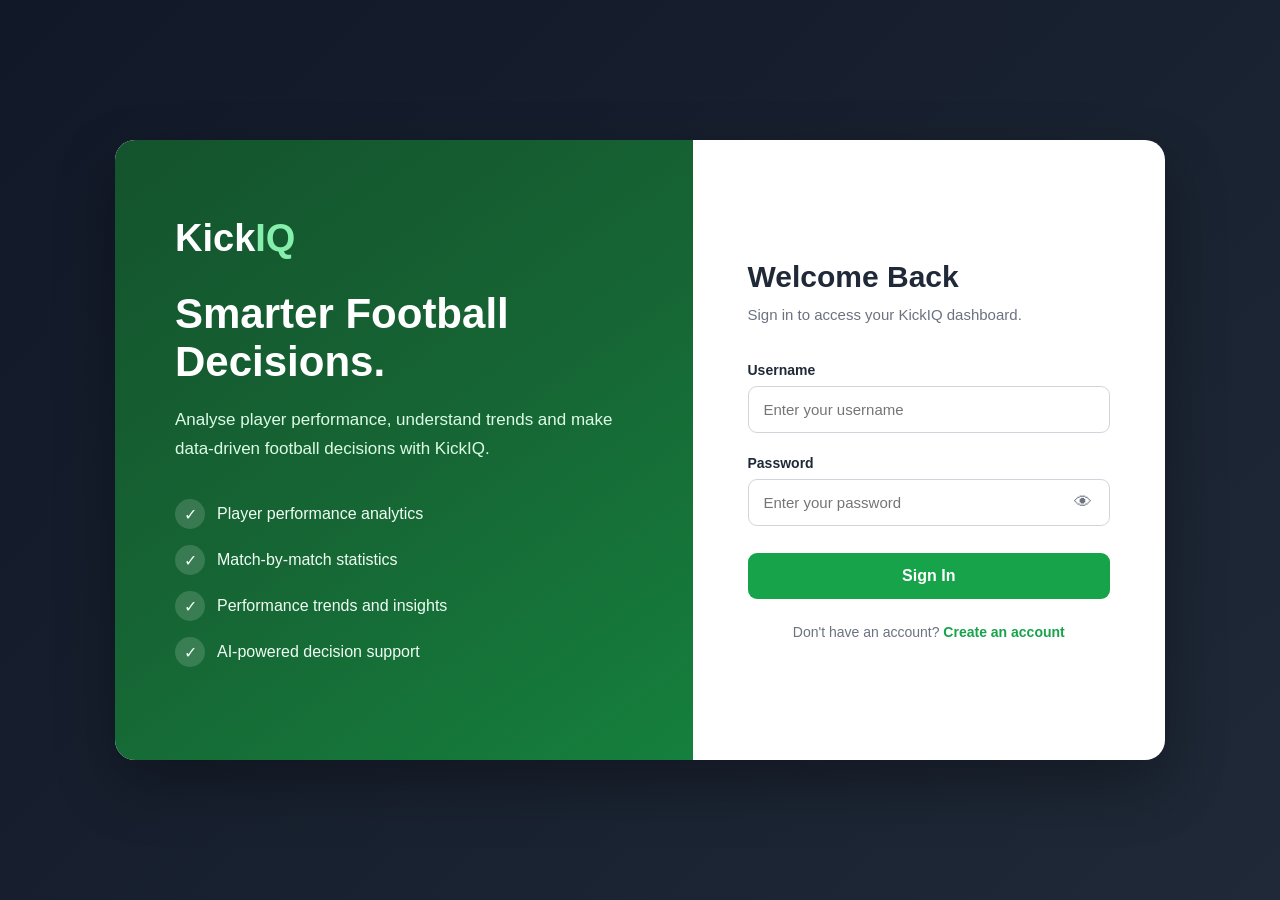
<file: core/templates/core/login.html>
<!DOCTYPE html>
<html lang="en">

<head>

    <meta charset="UTF-8">

    <meta name="viewport" content="width=device-width, initial-scale=1.0">

    <title>KickIQ | Login</title>


    <style>

        /* ==================================
           GLOBAL
        ================================== */

        * {
            margin: 0;
            padding: 0;
            box-sizing: border-box;
        }


        body {

            font-family:
                Arial,
                Helvetica,
                sans-serif;

            min-height: 100vh;

            background:
                linear-gradient(
                    135deg,
                    #111827,
                    #1f2937
                );

            display: flex;

            align-items: center;

            justify-content: center;

            color: #1f2937;
        }


        /* ==================================
           MAIN CONTAINER
        ================================== */

        .login-container {

            width: 100%;

            max-width: 1050px;

            min-height: 620px;

            margin: 25px;

            display: grid;

            grid-template-columns:
                1.1fr 0.9fr;

            background: white;

            border-radius: 20px;

            overflow: hidden;

            box-shadow:
                0 25px 60px
                rgba(0, 0, 0, 0.3);
        }


        /* ==================================
           LEFT INFORMATION PANEL
        ================================== */

        .login-info {

            background:
                linear-gradient(
                    145deg,
                    #14532d,
                    #166534,
                    #15803d
                );

            color: white;

            padding: 60px;

            display: flex;

            flex-direction: column;

            justify-content: center;
        }


        /* ==================================
           LOGO
        ================================== */

        .logo {

            font-size: 38px;

            font-weight: bold;

            margin-bottom: 30px;
        }


        .logo span {

            color: #86efac;
        }


        /* ==================================
           LEFT HEADING
        ================================== */

        .login-info h1 {

            font-size: 42px;

            line-height: 1.15;

            margin-bottom: 20px;
        }


        .login-info p {

            color: #dcfce7;

            font-size: 17px;

            line-height: 1.7;

            max-width: 450px;
        }


        /* ==================================
           FEATURE LIST
        ================================== */

        .feature-list {

            margin-top: 35px;

            list-style: none;
        }


        .feature-list li {

            margin-bottom: 16px;

            display: flex;

            align-items: center;

            gap: 12px;

            color: #f0fdf4;
        }


        .feature-icon {

            width: 30px;

            height: 30px;

            border-radius: 50%;

            background:
                rgba(
                    255,
                    255,
                    255,
                    0.15
                );

            display: flex;

            align-items: center;

            justify-content: center;
        }


        /* ==================================
           RIGHT LOGIN PANEL
        ================================== */

        .login-form-container {

            padding: 60px 55px;

            display: flex;

            flex-direction: column;

            justify-content: center;
        }


        .login-form-container h2 {

            font-size: 30px;

            margin-bottom: 10px;
        }


        .subtitle {

            color: #6b7280;

            margin-bottom: 35px;

            font-size: 15px;

            line-height: 1.5;
        }


        /* ==================================
           FORM
        ================================== */

        .form-group {

            margin-bottom: 22px;
        }


        .form-group label {

            display: block;

            font-size: 14px;

            font-weight: bold;

            margin-bottom: 8px;
        }


        .form-group input {

            width: 100%;

            padding: 14px 15px;

            border:
                1px solid #d1d5db;

            border-radius: 9px;

            font-size: 15px;

            outline: none;

            transition: 0.2s;
        }


        .form-group input:focus {

            border-color: #16a34a;

            box-shadow:
                0 0 0 3px
                rgba(
                    22,
                    163,
                    74,
                    0.12
                );
        }


        /* ==================================
           PASSWORD
        ================================== */

        .password-wrapper {

            position: relative;
        }


        .password-wrapper input {

            padding-right: 50px;
        }


        .toggle-password {

            position: absolute;

            right: 14px;

            top: 50%;

            transform:
                translateY(-50%);

            border: none;

            background: transparent;

            cursor: pointer;

            font-size: 18px;

            color: #6b7280;

            padding: 4px;
        }


        .toggle-password:hover {

            color: #374151;
        }


        /* ==================================
           LOGIN BUTTON
        ================================== */

        .login-button {

            width: 100%;

            padding: 14px;

            margin-top: 5px;

            border: none;

            border-radius: 9px;

            background: #16a34a;

            color: white;

            font-size: 16px;

            font-weight: bold;

            cursor: pointer;

            transition: 0.2s;
        }


        .login-button:hover {

            background: #15803d;
        }


        .login-button:disabled {

            background: #86efac;

            cursor: not-allowed;
        }


        /* ==================================
           STATUS MESSAGE
        ================================== */

        .message {

            display: none;

            padding: 12px 14px;

            border-radius: 8px;

            margin-bottom: 20px;

            font-size: 14px;

            line-height: 1.5;
        }


        .message.error {

            display: block;

            background: #fee2e2;

            color: #991b1b;
        }


        .message.success {

            display: block;

            background: #dcfce7;

            color: #166534;
        }


        /* ==================================
           REGISTER
        ================================== */

        .register-text {

            text-align: center;

            margin-top: 25px;

            color: #6b7280;

            font-size: 14px;
        }


        .register-text a {

            color: #16a34a;

            font-weight: bold;

            text-decoration: none;
        }


        .register-text a:hover {

            text-decoration: underline;
        }


        /* ==================================
           RESPONSIVE
        ================================== */

        @media (max-width: 800px) {

            .login-container {

                grid-template-columns: 1fr;

                max-width: 500px;

                min-height: auto;
            }


            .login-info {

                display: none;
            }


            .login-form-container {

                padding: 45px 35px;
            }
        }


        @media (max-width: 450px) {

            .login-container {

                margin: 15px;

                border-radius: 15px;
            }


            .login-form-container {

                padding: 35px 25px;
            }


            .login-form-container h2 {

                font-size: 26px;
            }
        }


        @media (max-width: 350px) {

            .login-container {

                margin: 10px;
            }


            .login-form-container {

                padding: 30px 20px;
            }
        }

    </style>

</head>


<body>


    <!-- ==================================
         MAIN LOGIN CONTAINER
    ================================== -->

    <div class="login-container">


        <!-- ==================================
             LEFT INFORMATION PANEL
        ================================== -->

        <div class="login-info">


            <div class="logo">

                Kick<span>IQ</span>

            </div>


            <h1>

                Smarter Football
                Decisions.

            </h1>


            <p>

                Analyse player performance,
                understand trends and make
                data-driven football decisions
                with KickIQ.

            </p>


            <ul class="feature-list">


                <li>

                    <span class="feature-icon">
                        ✓
                    </span>

                    Player performance analytics

                </li>


                <li>

                    <span class="feature-icon">
                        ✓
                    </span>

                    Match-by-match statistics

                </li>


                <li>

                    <span class="feature-icon">
                        ✓
                    </span>

                    Performance trends and insights

                </li>


                <li>

                    <span class="feature-icon">
                        ✓
                    </span>

                    AI-powered decision support

                </li>


            </ul>


        </div>


        <!-- ==================================
             RIGHT LOGIN FORM
        ================================== -->

        <div class="login-form-container">


            <h2>

                Welcome Back

            </h2>


            <p class="subtitle">

                Sign in to access your KickIQ dashboard.

            </p>


            <!-- ==================================
                 MESSAGE
            ================================== -->

            <div
                id="message"
                class="message"
            ></div>


            <!-- ==================================
                 LOGIN FORM
            ================================== -->

            <form id="loginForm">


                <!-- ==================================
                     USERNAME
                ================================== -->

                <div class="form-group">


                    <label for="username">

                        Username

                    </label>


                    <input
                        type="text"
                        id="username"
                        name="username"
                        placeholder="Enter your username"
                        autocomplete="username"
                        required
                    >


                </div>


                <!-- ==================================
                     PASSWORD
                ================================== -->

                <div class="form-group">


                    <label for="password">

                        Password

                    </label>


                    <div class="password-wrapper">


                        <input
                            type="password"
                            id="password"
                            name="password"
                            placeholder="Enter your password"
                            autocomplete="current-password"
                            required
                        >


                        <button
                            type="button"
                            class="toggle-password"
                            id="togglePasswordButton"
                            onclick="togglePassword()"
                            aria-label="Show password"
                        >

                            👁

                        </button>


                    </div>


                </div>


                <!-- ==================================
                     LOGIN BUTTON
                ================================== -->

                <button
                    type="submit"
                    class="login-button"
                    id="loginButton"
                >

                    Sign In

                </button>


            </form>


            <!-- ==================================
                 REGISTER
            ================================== -->

            <div class="register-text">


                Don't have an account?


                <a href="/register/">

                    Create an account

                </a>


            </div>


        </div>

    </div>


    <!-- ==================================
         JAVASCRIPT
    ================================== -->

    <script>


        /* ==================================
           PASSWORD VISIBILITY
        ================================== */

        function togglePassword() {


            const password =
                document.getElementById(
                    "password"
                );


            const button =
                document.getElementById(
                    "togglePasswordButton"
                );


            if (
                password.type === "password"
            ) {


                password.type = "text";


                button.textContent = "🙈";


                button.setAttribute(
                    "aria-label",
                    "Hide password"
                );


            } else {


                password.type = "password";


                button.textContent = "👁";


                button.setAttribute(
                    "aria-label",
                    "Show password"
                );

            }

        }


        /* ==================================
           SHOW MESSAGE
        ================================== */

        function showMessage(
            message,
            type
        ) {


            const element =
                document.getElementById(
                    "message"
                );


            element.textContent =
                message;


            element.className =
                `message ${type}`;

        }


        /* ==================================
           LOGIN FORM
        ================================== */

        document
            .getElementById("loginForm")
            .addEventListener(
                "submit",
                async function(event) {


                    event.preventDefault();


                    /* ------------------------------
                       GET FORM VALUES
                    ------------------------------ */

                    const username =
                        document
                            .getElementById(
                                "username"
                            )
                            .value
                            .trim();


                    const password =
                        document
                            .getElementById(
                                "password"
                            )
                            .value;


                    const loginButton =
                        document.getElementById(
                            "loginButton"
                        );


                    /* ------------------------------
                       CLIENT-SIDE VALIDATION
                    ------------------------------ */

                    if (!username) {


                        showMessage(
                            "Please enter your username.",
                            "error"
                        );


                        return;

                    }


                    if (!password) {


                        showMessage(
                            "Please enter your password.",
                            "error"
                        );


                        return;

                    }


                    /* ------------------------------
                       DISABLE BUTTON
                    ------------------------------ */

                    loginButton.disabled =
                        true;


                    loginButton.textContent =
                        "Signing in...";


                    /* Clear previous message */

                    document
                        .getElementById("message")
                        .className = "message";


                    try {


                        /* --------------------------
                           CREATE FORM DATA
                        -------------------------- */

                        const formData =
                            new URLSearchParams();


                        formData.append(
                            "username",
                            username
                        );


                        formData.append(
                            "password",
                            password
                        );


                        /* --------------------------
                           SEND LOGIN REQUEST
                        -------------------------- */

                        const response =
                            await fetch(
                                "/api/auth/login/",
                                {

                                    method: "POST",

                                    headers: {

                                        "Content-Type":
                                            "application/x-www-form-urlencoded"

                                    },

                                    body: formData,

                                    credentials:
                                        "same-origin"

                                }
                            );


                        /* --------------------------
                           READ RESPONSE
                        -------------------------- */

                        const data =
                            await response.json();


                        console.log(
                            "Login response:",
                            data
                        );


                        /* --------------------------
                           SUCCESS
                        -------------------------- */

                        if (
                            response.ok &&
                            data.success
                        ) {


                            showMessage(
                                "Login successful. Redirecting...",
                                "success"
                            );


                            /* ----------------------
                               STORE NON-SENSITIVE
                               USER INFORMATION
                            ---------------------- */

                            sessionStorage.setItem(
                                "kickiq_user_id",
                                data.user_id
                            );


                            sessionStorage.setItem(
                                "kickiq_username",
                                data.username
                            );


                            /* ----------------------
                               ROLE-BASED REDIRECT

                               Django decides the
                               user's role.

                               Admin/staff:
                               /admin/

                               Normal user:
                               /dashboard/
                            ---------------------- */

                            setTimeout(
                                function() {


                                    if (
                                        data.redirect_url
                                    ) {


                                        window.location.href =
                                            data.redirect_url;


                                    } else {


                                        /*
                                         * Fallback in case
                                         * redirect_url is
                                         * missing.
                                         */

                                        if (
                                            data.role ===
                                            "admin"
                                        ) {


                                            window.location.href =
                                                "/admin/";


                                        } else {


                                            window.location.href =
                                                "/dashboard/";

                                        }

                                    }

                                },
                                500
                            );


                        } else {


                            /* ----------------------
                               LOGIN FAILED
                            ---------------------- */

                            showMessage(
                                data.message ||
                                "Invalid username or password.",
                                "error"
                            );


                            loginButton.disabled =
                                false;


                            loginButton.textContent =
                                "Sign In";

                        }


                    } catch (error) {


                        /* --------------------------
                           SERVER / NETWORK ERROR
                        -------------------------- */

                        console.error(
                            "Login error:",
                            error
                        );


                        showMessage(
                            "Unable to connect to the server. Please try again.",
                            "error"
                        );


                        loginButton.disabled =
                            false;


                        loginButton.textContent =
                            "Sign In";

                    }

                }
            );

    </script>


</body>

</html>
</file>
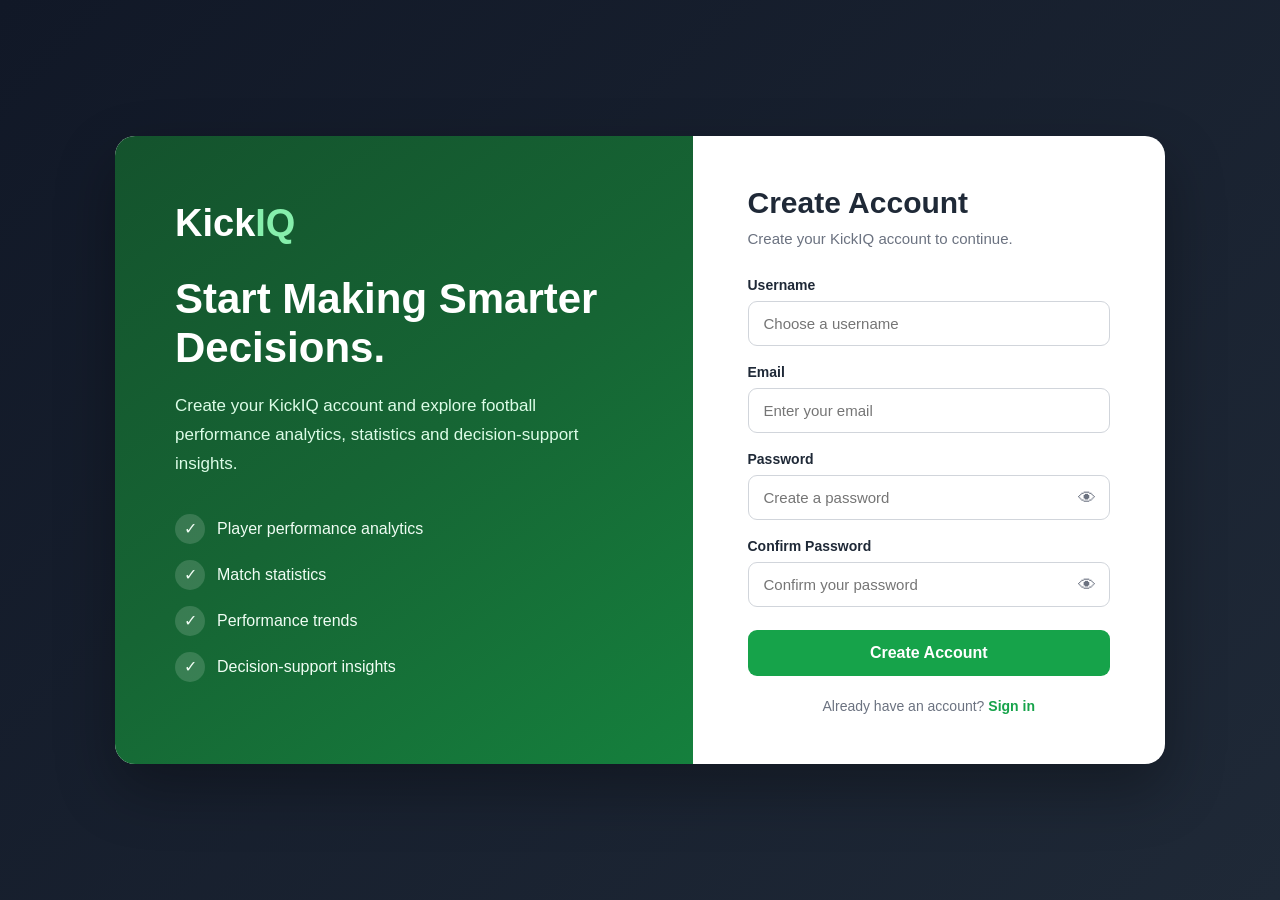
<file: core/templates/core/register.html>
<!DOCTYPE html>
<html lang="en">

<head>

    <meta charset="UTF-8">

    <meta
        name="viewport"
        content="width=device-width, initial-scale=1.0"
    >

    <title>KickIQ | Create Account</title>


    <style>

        * {
            margin: 0;
            padding: 0;
            box-sizing: border-box;
        }


        body {

            font-family:
                Arial,
                Helvetica,
                sans-serif;

            min-height: 100vh;

            background:
                linear-gradient(
                    135deg,
                    #111827,
                    #1f2937
                );

            display: flex;

            align-items: center;

            justify-content: center;

            color: #1f2937;
        }


        .register-container {

            width: 100%;

            max-width: 1050px;

            min-height: 620px;

            margin: 25px;

            display: grid;

            grid-template-columns:
                1.1fr 0.9fr;

            background: white;

            border-radius: 20px;

            overflow: hidden;

            box-shadow:
                0 25px 60px
                rgba(0, 0, 0, 0.3);
        }


        /* ================================
           LEFT PANEL
        ================================= */

        .register-info {

            background:
                linear-gradient(
                    145deg,
                    #14532d,
                    #166534,
                    #15803d
                );

            color: white;

            padding: 60px;

            display: flex;

            flex-direction: column;

            justify-content: center;
        }


        .logo {

            font-size: 38px;

            font-weight: bold;

            margin-bottom: 30px;
        }


        .logo span {

            color: #86efac;
        }


        .register-info h1 {

            font-size: 42px;

            line-height: 1.15;

            margin-bottom: 20px;
        }


        .register-info p {

            color: #dcfce7;

            font-size: 17px;

            line-height: 1.7;

            max-width: 450px;
        }


        .feature-list {

            margin-top: 35px;

            list-style: none;
        }


        .feature-list li {

            margin-bottom: 16px;

            display: flex;

            align-items: center;

            gap: 12px;

            color: #f0fdf4;
        }


        .feature-icon {

            width: 30px;

            height: 30px;

            border-radius: 50%;

            background:
                rgba(255, 255, 255, 0.15);

            display: flex;

            align-items: center;

            justify-content: center;
        }


        /* ================================
           RIGHT PANEL
        ================================= */

        .register-form-container {

            padding: 50px 55px;

            display: flex;

            flex-direction: column;

            justify-content: center;
        }


        .register-form-container h2 {

            font-size: 30px;

            margin-bottom: 10px;
        }


        .subtitle {

            color: #6b7280;

            margin-bottom: 30px;

            font-size: 15px;
        }


        /* ================================
           MESSAGE
        ================================= */

        .message {

            display: none;

            padding: 12px 14px;

            border-radius: 8px;

            margin-bottom: 20px;

            font-size: 14px;
        }


        .message.error {

            display: block;

            background: #fee2e2;

            color: #991b1b;
        }


        .message.success {

            display: block;

            background: #dcfce7;

            color: #166534;
        }


        /* ================================
           FORM
        ================================= */

        .form-group {

            margin-bottom: 18px;
        }


        .form-group label {

            display: block;

            font-size: 14px;

            font-weight: bold;

            margin-bottom: 8px;
        }


        .form-group input {

            width: 100%;

            padding: 13px 15px;

            border: 1px solid #d1d5db;

            border-radius: 9px;

            font-size: 15px;

            outline: none;

            transition: 0.2s;
        }


        .form-group input:focus {

            border-color: #16a34a;

            box-shadow:
                0 0 0 3px
                rgba(22, 163, 74, 0.12);
        }


        /* ================================
           PASSWORD
        ================================= */

        .password-wrapper {

            position: relative;
        }


        .password-wrapper input {

            padding-right: 50px;
        }


        .toggle-password {

            position: absolute;

            right: 14px;

            top: 50%;

            transform:
                translateY(-50%);

            border: none;

            background: transparent;

            cursor: pointer;

            font-size: 18px;

            color: #6b7280;
        }


        /* ================================
           BUTTON
        ================================= */

        .register-button {

            width: 100%;

            padding: 14px;

            margin-top: 5px;

            border: none;

            border-radius: 9px;

            background: #16a34a;

            color: white;

            font-size: 16px;

            font-weight: bold;

            cursor: pointer;

            transition: 0.2s;
        }


        .register-button:hover {

            background: #15803d;
        }


        .register-button:disabled {

            background: #86efac;

            cursor: not-allowed;
        }


        /* ================================
           LOGIN LINK
        ================================= */

        .login-text {

            text-align: center;

            margin-top: 22px;

            color: #6b7280;

            font-size: 14px;
        }


        .login-text a {

            color: #16a34a;

            font-weight: bold;

            text-decoration: none;
        }


        .login-text a:hover {

            text-decoration: underline;
        }


        /* ================================
           RESPONSIVE
        ================================= */

        @media (max-width: 800px) {

            .register-container {

                grid-template-columns: 1fr;

                max-width: 500px;
            }

            .register-info {

                display: none;
            }

            .register-form-container {

                padding: 45px 35px;
            }
        }


        @media (max-width: 450px) {

            .register-container {

                margin: 15px;

                border-radius: 15px;
            }

            .register-form-container {

                padding: 35px 25px;
            }

            .register-form-container h2 {

                font-size: 26px;
            }
        }

    </style>

</head>


<body>


<div class="register-container">


    <!-- ================================
         INFORMATION PANEL
    ================================= -->

    <div class="register-info">

        <div class="logo">
            Kick<span>IQ</span>
        </div>


        <h1>
            Start Making
            Smarter Decisions.
        </h1>


        <p>
            Create your KickIQ account and
            explore football performance analytics,
            statistics and decision-support insights.
        </p>


        <ul class="feature-list">

            <li>
                <span class="feature-icon">✓</span>
                Player performance analytics
            </li>

            <li>
                <span class="feature-icon">✓</span>
                Match statistics
            </li>

            <li>
                <span class="feature-icon">✓</span>
                Performance trends
            </li>

            <li>
                <span class="feature-icon">✓</span>
                Decision-support insights
            </li>

        </ul>

    </div>


    <!-- ================================
         REGISTRATION FORM
    ================================= -->

    <div class="register-form-container">

        <h2>
            Create Account
        </h2>


        <p class="subtitle">
            Create your KickIQ account to continue.
        </p>


        <div
            id="message"
            class="message"
        ></div>


        <form id="registerForm">


            <!-- Username -->

            <div class="form-group">

                <label for="username">
                    Username
                </label>

                <input
                    type="text"
                    id="username"
                    name="username"
                    placeholder="Choose a username"
                    required
                    autocomplete="username"
                >

            </div>


            <!-- Email -->

            <div class="form-group">

                <label for="email">
                    Email
                </label>

                <input
                    type="email"
                    id="email"
                    name="email"
                    placeholder="Enter your email"
                    required
                    autocomplete="email"
                >

            </div>


            <!-- Password -->

            <div class="form-group">

                <label for="password">
                    Password
                </label>

                <div class="password-wrapper">

                    <input
                        type="password"
                        id="password"
                        name="password"
                        placeholder="Create a password"
                        required
                        autocomplete="new-password"
                    >

                    <button
                        type="button"
                        class="toggle-password"
                        onclick="togglePassword('password', this)"
                    >
                        👁
                    </button>

                </div>

            </div>


            <!-- Confirm Password -->

            <div class="form-group">

                <label for="confirmPassword">
                    Confirm Password
                </label>

                <div class="password-wrapper">

                    <input
                        type="password"
                        id="confirmPassword"
                        name="confirmPassword"
                        placeholder="Confirm your password"
                        required
                        autocomplete="new-password"
                    >

                    <button
                        type="button"
                        class="toggle-password"
                        onclick="togglePassword('confirmPassword', this)"
                    >
                        👁
                    </button>

                </div>

            </div>


            <button
                type="submit"
                class="register-button"
                id="registerButton"
            >
                Create Account
            </button>


        </form>


        <div class="login-text">

            Already have an account?

            <a href="/login/">
                Sign in
            </a>

        </div>

    </div>

</div>


<script>

    /* ==================================
       PASSWORD VISIBILITY
    ================================== */

    function togglePassword(
        inputId,
        button
    ) {

        const input =
            document.getElementById(
                inputId
            );


        if (
            input.type === "password"
        ) {

            input.type = "text";

            button.textContent = "🙈";

        } else {

            input.type = "password";

            button.textContent = "👁";
        }
    }


    /* ==================================
       MESSAGE
    ================================== */

    function showMessage(
        message,
        type
    ) {

        const element =
            document.getElementById(
                "message"
            );


        element.textContent =
            message;


        element.className =
            `message ${type}`;
    }


    /* ==================================
       REGISTRATION
    ================================== */

    document
        .getElementById("registerForm")
        .addEventListener(
            "submit",
            async function(event) {

                event.preventDefault();


                const username =
                    document
                        .getElementById(
                            "username"
                        )
                        .value
                        .trim();


                const email =
                    document
                        .getElementById(
                            "email"
                        )
                        .value
                        .trim();


                const password =
                    document
                        .getElementById(
                            "password"
                        )
                        .value;


                const confirmPassword =
                    document
                        .getElementById(
                            "confirmPassword"
                        )
                        .value;


                const registerButton =
                    document.getElementById(
                        "registerButton"
                    );


                /* Password confirmation */

                if (
                    password !==
                    confirmPassword
                ) {

                    showMessage(
                        "Passwords do not match.",
                        "error"
                    );

                    return;
                }


                registerButton.disabled =
                    true;

                registerButton.textContent =
                    "Creating account...";


                try {

                    /*
                     * The existing registration
                     * API expects form data.
                     */

                    const formData =
                        new URLSearchParams();


                    formData.append(
                        "username",
                        username
                    );

                    formData.append(
                        "email",
                        email
                    );

                    formData.append(
                        "password",
                        password
                    );


                    const response =
                        await fetch(
                            "/api/auth/register/",
                            {
                                method: "POST",

                                headers: {
                                    "Content-Type":
                                        "application/x-www-form-urlencoded"
                                },

                                body: formData,

                                credentials:
                                    "same-origin"
                            }
                        );


                    const data =
                        await response.json();


                    console.log(
                        "Registration response:",
                        data
                    );


                    if (
                        response.ok &&
                        data.success
                    ) {

                        showMessage(
                            "Account created successfully. Redirecting to login...",
                            "success"
                        );


                        setTimeout(
                            function() {

                                window.location.href =
                                    "/login/";

                            },
                            1000
                        );


                    } else {

                        showMessage(
                            data.message ||
                            "Unable to create account.",
                            "error"
                        );


                        registerButton.disabled =
                            false;

                        registerButton.textContent =
                            "Create Account";
                    }


                } catch (error) {

                    console.error(
                        "Registration error:",
                        error
                    );


                    showMessage(
                        "Unable to connect to the server. Please try again.",
                        "error"
                    );


                    registerButton.disabled =
                        false;

                    registerButton.textContent =
                        "Create Account";
                }

            }
        );

</script>


</body>

</html>
</file>
